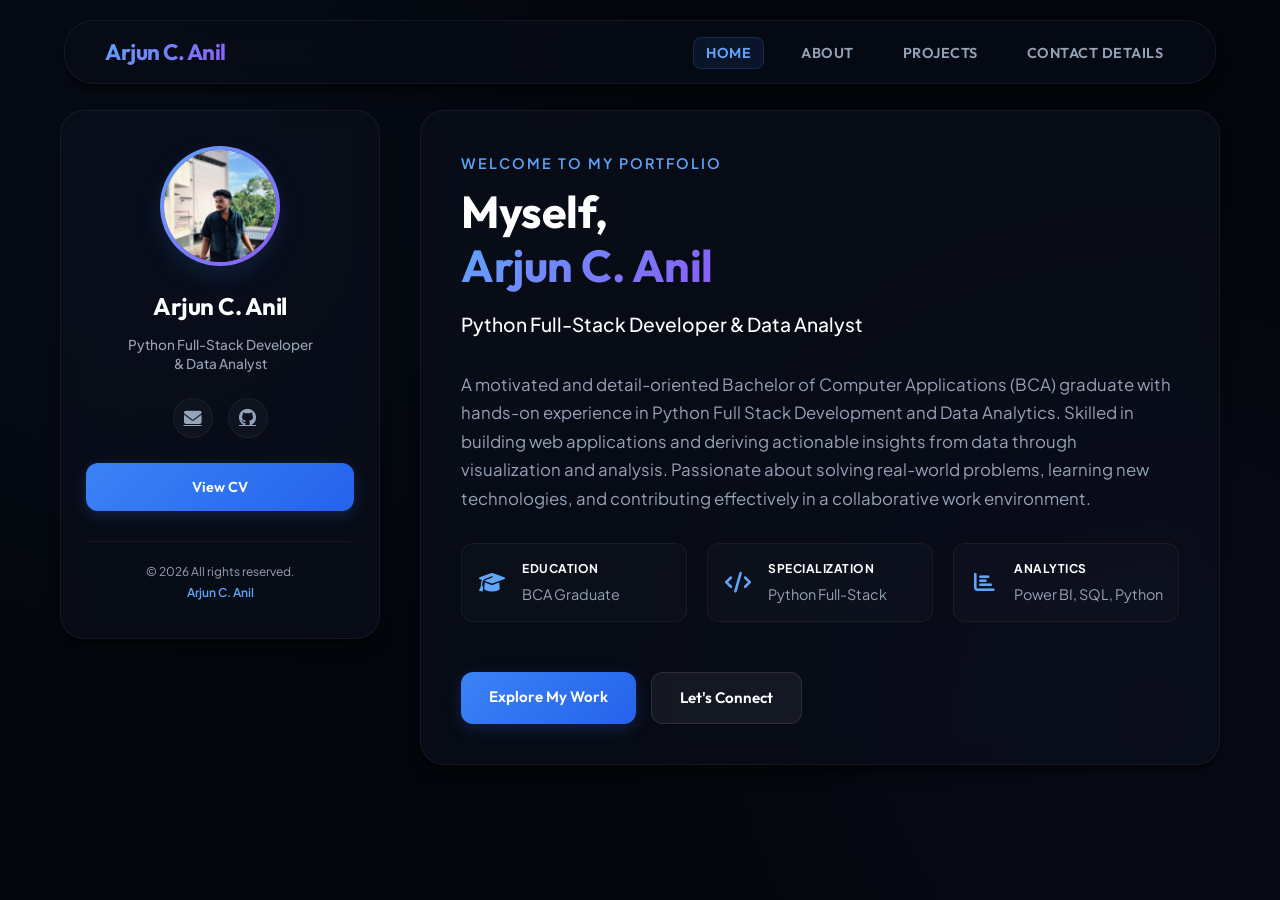
<file: index.html>
<!DOCTYPE html>
<html lang="en">

<head>
  <meta charset="UTF-8">
  <meta name="viewport" content="width=device-width, initial-scale=1.0">
  <title>Arjun C. Anil | Python Full-Stack Developer & Data Analyst</title>
  <meta name="description" content="Professional portfolio of Arjun C. Anil, a Python Full-Stack Developer and Data Analyst specializing in Django, Power BI, and SQL.">
  <meta name="keywords" content="Python, Django, Full-Stack, Data Analyst, Power BI, SQL, Portfolio, Arjun C Anil">
  <link rel="stylesheet" href="css/style.css">
  <!-- Font Awesome for Icons -->
  <link rel="stylesheet" href="https://cdnjs.cloudflare.com/ajax/libs/font-awesome/6.5.0/css/all.min.css" />
</head>

<body>

  <!-- Navigation Bar -->
  <nav>
    <div class="logo">Arjun C. Anil</div>
    <ul>
      <li><a href="index.html" class="active">HOME</a></li>
      <li><a href="about.html">ABOUT</a></li>
      <li><a href="projects.html">PROJECTS</a></li>
      <li><a href="contact.html">CONTACT DETAILS</a></li>
    </ul>
  </nav>

  <!-- Main Profile Container -->
  <div class="container">
    <!-- LEFT PROFILE CARD SECTION -->
    <div class="left">
      <img src="image/profile.jpg" alt="Arjun C. Anil Profile Picture" class="profile-img">
      <h1>Arjun C. Anil</h1>
      <h3>Python Full-Stack Developer<br>& Data Analyst</h3>

      <div class="social-icons">
        <a href="mailto:arjuncanil2@gmail.com" title="Email"><i class="fas fa-envelope"></i></a>
        <a href="https://github.com/arjun906130" target="_blank" title="GitHub"><i class="fab fa-github"></i></a>
      </div>

      <a href="arjun-resume.pdf" class="cv-btn" download>View CV</a>

      <footer>
        © 2026 All rights reserved. <br><span>Arjun C. Anil</span>
      </footer>
    </div>

    <!-- RIGHT SECTION -->
    <div class="right">
      <div>
        <p
          style="text-transform: uppercase; letter-spacing: 2px; color: var(--accent-color); font-weight: 600; font-size: 0.9rem; margin-bottom: 10px;">
          Welcome to my Portfolio</p>
        <h1>Myself,<br><span>Arjun C. Anil</span></h1>
        <p style="font-size: 1.2rem; color: #fff; margin-top: 15px; font-weight: 500;">
          Python Full-Stack Developer & Data Analyst
        </p>
      </div>

      <p>
        A motivated and detail-oriented Bachelor of Computer Applications (BCA) graduate with hands-on experience in
        Python Full Stack Development and Data Analytics. Skilled in building web applications and deriving actionable
        insights from data through visualization and analysis. Passionate about solving real-world problems, learning
        new technologies, and contributing effectively in a collaborative work environment.
      </p>

      <div class="info-grid">
        <div class="info-item">
          <i class="fas fa-graduation-cap"></i>
          <div>
            <p><strong>Education</strong>BCA Graduate</p>
          </div>
        </div>
        <div class="info-item">
          <i class="fas fa-code"></i>
          <div>
            <p><strong>Specialization</strong>Python Full-Stack</p>
          </div>
        </div>
        <div class="info-item">
          <i class="fas fa-chart-bar"></i>
          <div>
            <p><strong>Analytics</strong>Power BI, SQL, Python</p>
          </div>
        </div>
      </div>

      <div class="btn-group">
        <a href="projects.html" class="btn-primary">Explore My Work</a>
        <a href="contact.html" class="btn-secondary">Let's Connect</a>
      </div>
    </div>
  </div>
  <script src="js/script.js"></script>
</body>

</html>
</file>
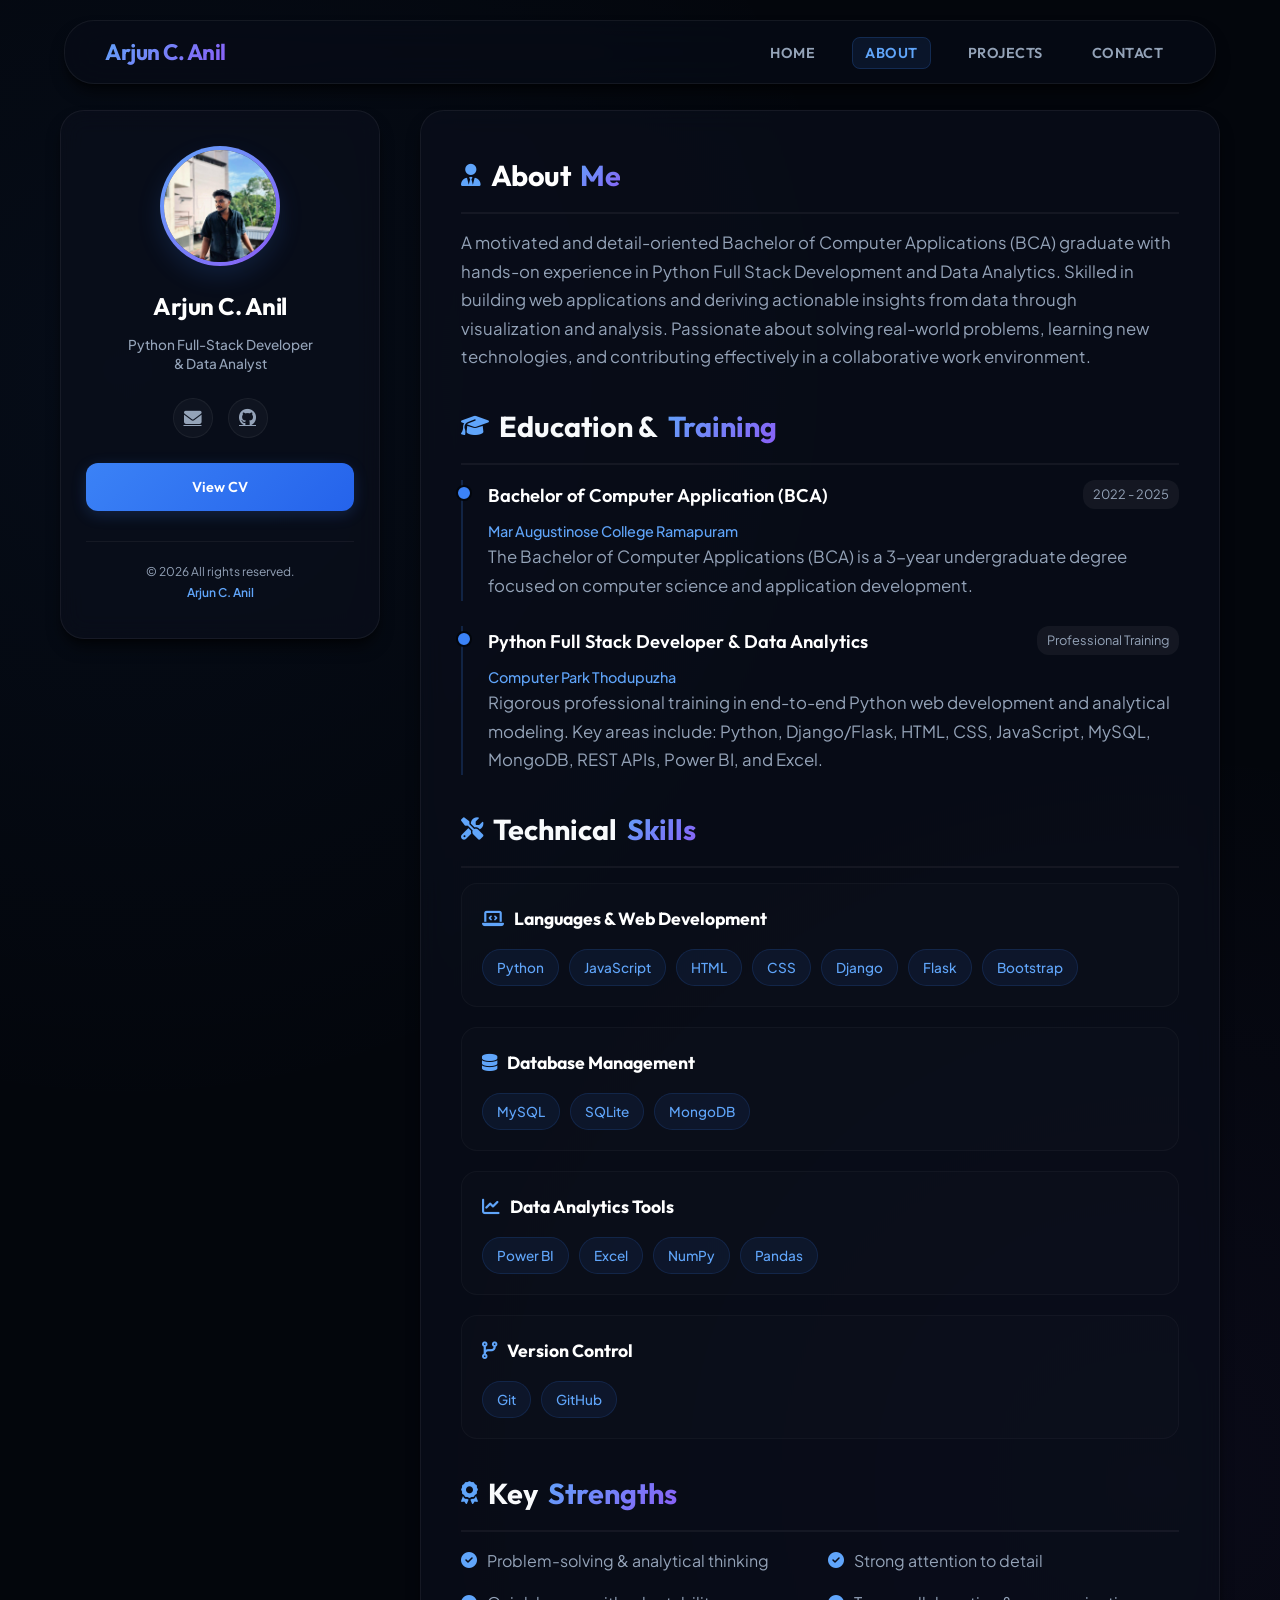
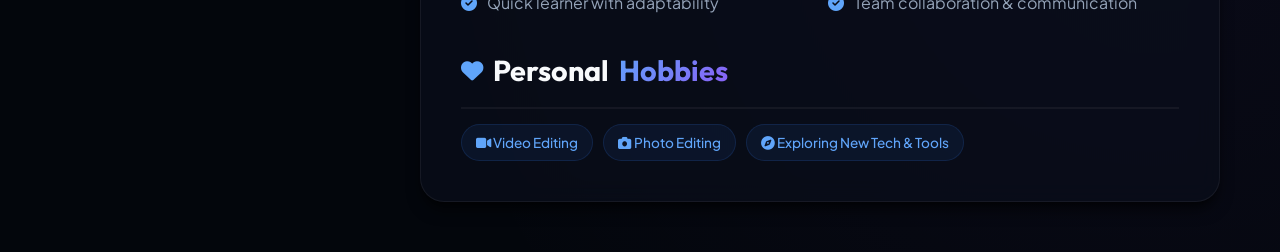
<file: about.html>
<!DOCTYPE html>
<html lang="en">
<head>
  <meta charset="UTF-8">
  <meta name="viewport" content="width=device-width, initial-scale=1.0">
  <title>About Me | Arjun C. Anil</title>
  <link rel="stylesheet" href="css/style.css">
  <!-- Font Awesome for icons -->
  <link rel="stylesheet" href="https://cdnjs.cloudflare.com/ajax/libs/font-awesome/6.5.0/css/all.min.css">
</head>
<body>

  <!-- Navigation Bar -->
  <nav>
    <div class="logo">Arjun C. Anil</div>
    <ul>
      <li><a href="index.html">HOME</a></li>
      <li><a href="about.html" class="active">ABOUT</a></li>
      <li><a href="projects.html">PROJECTS</a></li>
      <li><a href="contact.html">CONTACT</a></li>
    </ul>
  </nav>

  <!-- Main Profile Container -->
  <div class="container">
    <!-- LEFT PROFILE CARD SECTION -->
    <div class="left">
      <img src="image/profile.jpg" alt="Arjun C. Anil Profile Picture" class="profile-img">
      <h1>Arjun C. Anil</h1>
      <h3>Python Full-Stack Developer<br>& Data Analyst</h3>

      <div class="social-icons">
        <a href="mailto:arjuncanil2@gmail.com" title="Email"><i class="fas fa-envelope"></i></a>
        <a href="https://github.com/arjun906130" target="_blank" title="GitHub"><i class="fab fa-github"></i></a>
      </div>

      <a href="arjun-resume.pdf" class="cv-btn" download>View CV</a>

      <footer>
        © 2026 All rights reserved. <br><span>Arjun C. Anil</span>
      </footer>
    </div>

    <!-- RIGHT SECTION -->
    <div class="about-right">
      <!-- About Me Description -->
      <div>
        <h1 class="section-title"><i class="fas fa-user-tie"></i> About <span>Me</span></h1>
        <p>
          A motivated and detail-oriented Bachelor of Computer Applications (BCA) graduate with hands-on experience in Python Full Stack Development and Data Analytics. Skilled in building web applications and deriving actionable insights from data through visualization and analysis. Passionate about solving real-world problems, learning new technologies, and contributing effectively in a collaborative work environment.
        </p>
      </div>

      <!-- Education & Training Timeline -->
      <div>
        <h2 class="section-title"><i class="fas fa-graduation-cap"></i> Education & <span>Training</span></h2>
        <div class="timeline">
          <div class="timeline-item">
            <div class="timeline-header">
              <span class="timeline-title">Bachelor of Computer Application (BCA)</span>
              <span class="timeline-date">2022 - 2025</span>
            </div>
            <div class="timeline-org">Mar Augustinose College Ramapuram</div>
            <p class="timeline-desc">
              The Bachelor of Computer Applications (BCA) is a 3-year undergraduate degree focused on computer science and application development.
            </p>
          </div>
          
          <div class="timeline-item">
            <div class="timeline-header">
              <span class="timeline-title">Python Full Stack Developer & Data Analytics</span>
              <span class="timeline-date">Professional Training</span>
            </div>
            <div class="timeline-org">Computer Park Thodupuzha</div>
            <p class="timeline-desc">
              Rigorous professional training in end-to-end Python web development and analytical modeling. 
              Key areas include: Python, Django/Flask, HTML, CSS, JavaScript, MySQL, MongoDB, REST APIs, Power BI, and Excel.
            </p>
          </div>
        </div>
      </div>

      <!-- Technical Skills Section -->
      <div>
        <h2 class="section-title"><i class="fas fa-tools"></i> Technical <span>Skills</span></h2>
        <div class="skills-container">
          <div class="skill-category">
            <h3><i class="fas fa-laptop-code"></i> Languages & Web Development</h3>
            <div class="tags">
              <span class="tag">Python</span>
              <span class="tag">JavaScript</span>
              <span class="tag">HTML</span>
              <span class="tag">CSS</span>
              <span class="tag">Django</span>
              <span class="tag">Flask</span>
              <span class="tag">Bootstrap</span>
            </div>
          </div>
          
          <div class="skill-category">
            <h3><i class="fas fa-database"></i> Database Management</h3>
            <div class="tags">
              <span class="tag">MySQL</span>
              <span class="tag">SQLite</span>
              <span class="tag">MongoDB</span>
            </div>
          </div>

          <div class="skill-category">
            <h3><i class="fas fa-chart-line"></i> Data Analytics Tools</h3>
            <div class="tags">
              <span class="tag">Power BI</span>
              <span class="tag">Excel</span>
              <span class="tag">NumPy</span>
              <span class="tag">Pandas</span>
            </div>
          </div>

          <div class="skill-category">
            <h3><i class="fas fa-code-branch"></i> Version Control</h3>
            <div class="tags">
              <span class="tag">Git</span>
              <span class="tag">GitHub</span>
            </div>
          </div>
        </div>
      </div>

      <!-- Key Strengths Section -->
      <div>
        <h2 class="section-title"><i class="fas fa-award"></i> Key <span>Strengths</span></h2>
        <ul style="list-style: none; padding: 0; display: grid; grid-template-columns: repeat(auto-fit, minmax(240px, 1fr)); gap: 15px;">
          <li style="display: flex; align-items: center; gap: 10px; color: var(--text-secondary);"><i class="fas fa-check-circle" style="color: var(--accent-color);"></i> Problem-solving & analytical thinking</li>
          <li style="display: flex; align-items: center; gap: 10px; color: var(--text-secondary);"><i class="fas fa-check-circle" style="color: var(--accent-color);"></i> Strong attention to detail</li>
          <li style="display: flex; align-items: center; gap: 10px; color: var(--text-secondary);"><i class="fas fa-check-circle" style="color: var(--accent-color);"></i> Quick learner with adaptability</li>
          <li style="display: flex; align-items: center; gap: 10px; color: var(--text-secondary);"><i class="fas fa-check-circle" style="color: var(--accent-color);"></i> Team collaboration & communication</li>
        </ul>
      </div>

      <!-- Hobbies Section -->
      <div>
        <h2 class="section-title"><i class="fas fa-heart"></i> Personal <span>Hobbies</span></h2>
        <div class="tags">
          <span class="tag"><i class="fas fa-video"></i> Video Editing</span>
          <span class="tag"><i class="fas fa-camera"></i> Photo Editing</span>
          <span class="tag"><i class="fas fa-compass"></i> Exploring New Tech & Tools</span>
        </div>
      </div>
    </div>
  </div>
  <script src="js/script.js"></script>
</body>
</html>
</file>
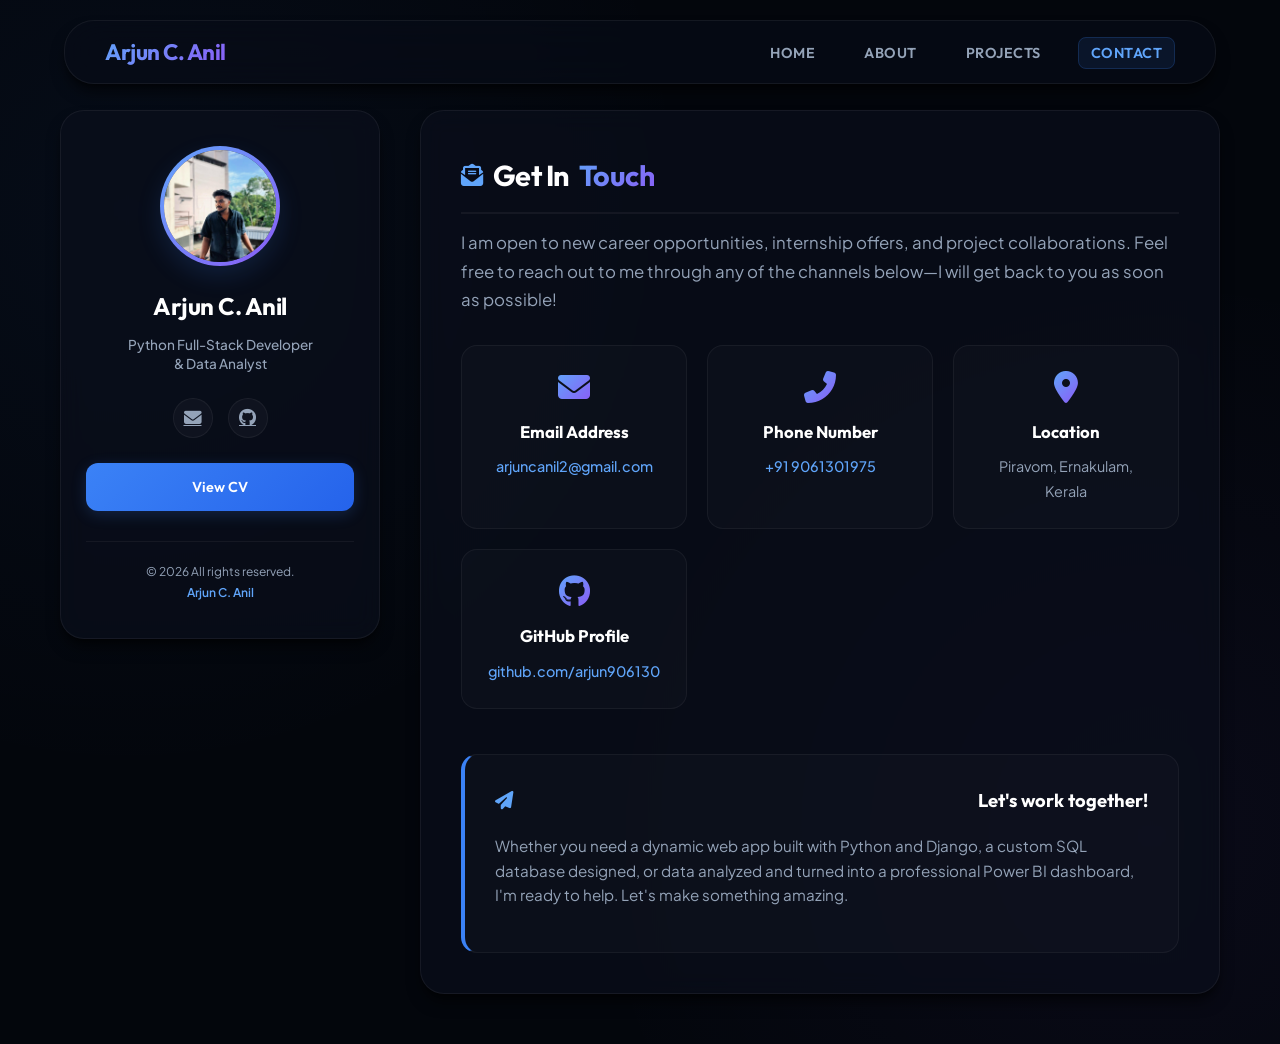
<file: contact.html>
<!DOCTYPE html>
<html lang="en">
<head>
  <meta charset="UTF-8">
  <meta name="viewport" content="width=device-width, initial-scale=1.0">
  <title>Contact Me | Arjun C. Anil</title>
  <link rel="stylesheet" href="css/style.css">
  <!-- Font Awesome for icons -->
  <link rel="stylesheet" href="https://cdnjs.cloudflare.com/ajax/libs/font-awesome/6.5.0/css/all.min.css">
</head>
<body>

  <!-- Navigation Bar -->
  <nav>
    <div class="logo">Arjun C. Anil</div>
    <ul>
      <li><a href="index.html">HOME</a></li>
      <li><a href="about.html">ABOUT</a></li>
      <li><a href="projects.html">PROJECTS</a></li>
      <li><a href="contact.html" class="active">CONTACT</a></li>
    </ul>
  </nav>

  <!-- Main Profile Container -->
  <div class="container">
    <!-- LEFT PROFILE CARD SECTION -->
    <div class="left">
      <img src="image/profile.jpg" alt="Arjun C. Anil Profile Picture" class="profile-img">
      <h1>Arjun C. Anil</h1>
      <h3>Python Full-Stack Developer<br>& Data Analyst</h3>

      <div class="social-icons">
        <a href="mailto:arjuncanil2@gmail.com" title="Email"><i class="fas fa-envelope"></i></a>
        <a href="https://github.com/arjun906130" target="_blank" title="GitHub"><i class="fab fa-github"></i></a>
      </div>

      <a href="arjun-resume.pdf" class="cv-btn" download>View CV</a>

      <footer>
        © 2026 All rights reserved. <br><span>Arjun C. Anil</span>
      </footer>
    </div>

    <!-- RIGHT CONTENT SECTION -->
    <div class="about-right">
      <div>
        <h1 class="section-title"><i class="fas fa-envelope-open-text"></i> Get In <span>Touch</span></h1>
        <p>
          I am open to new career opportunities, internship offers, and project collaborations. 
          Feel free to reach out to me through any of the channels below—I will get back to you as soon as possible!
        </p>
      </div>

      <!-- Modern Contact Info Grid -->
      <div class="contact-card-modern">
        
        <!-- Email Card -->
        <div class="contact-item-modern">
          <i class="fas fa-envelope"></i>
          <h4>Email Address</h4>
          <p><a href="mailto:arjuncanil2@gmail.com">arjuncanil2@gmail.com</a></p>
        </div>

        <!-- Phone Card -->
        <div class="contact-item-modern">
          <i class="fas fa-phone-alt"></i>
          <h4>Phone Number</h4>
          <p><a href="tel:+919061301975">+91 9061301975</a></p>
        </div>

        <!-- Address Card -->
        <div class="contact-item-modern">
          <i class="fas fa-map-marker-alt"></i>
          <h4>Location</h4>
          <p>Piravom, Ernakulam, Kerala</p>
        </div>

        <!-- GitHub Card -->
        <div class="contact-item-modern">
          <i class="fab fa-github"></i>
          <h4>GitHub Profile</h4>
          <p><a href="https://github.com/arjun906130" target="_blank">github.com/arjun906130</a></p>
        </div>

      </div>

      <!-- Call to action card -->
      <div class="project-card" style="margin-top: 15px; border-left: 4px solid var(--primary-color);">
        <h3 style="font-size: 1.15rem;"><i class="fas fa-paper-plane" style="color: var(--accent-color); margin-right: 10px;"></i> Let's work together!</h3>
        <p style="margin-top: 8px; font-size: 0.95rem; line-height: 1.6;">
          Whether you need a dynamic web app built with Python and Django, a custom SQL database designed, or data analyzed and turned into a professional Power BI dashboard, I'm ready to help. Let's make something amazing.
        </p>
      </div>

    </div>
  </div>
  <script src="js/script.js"></script>
</body>
</html>
</file>
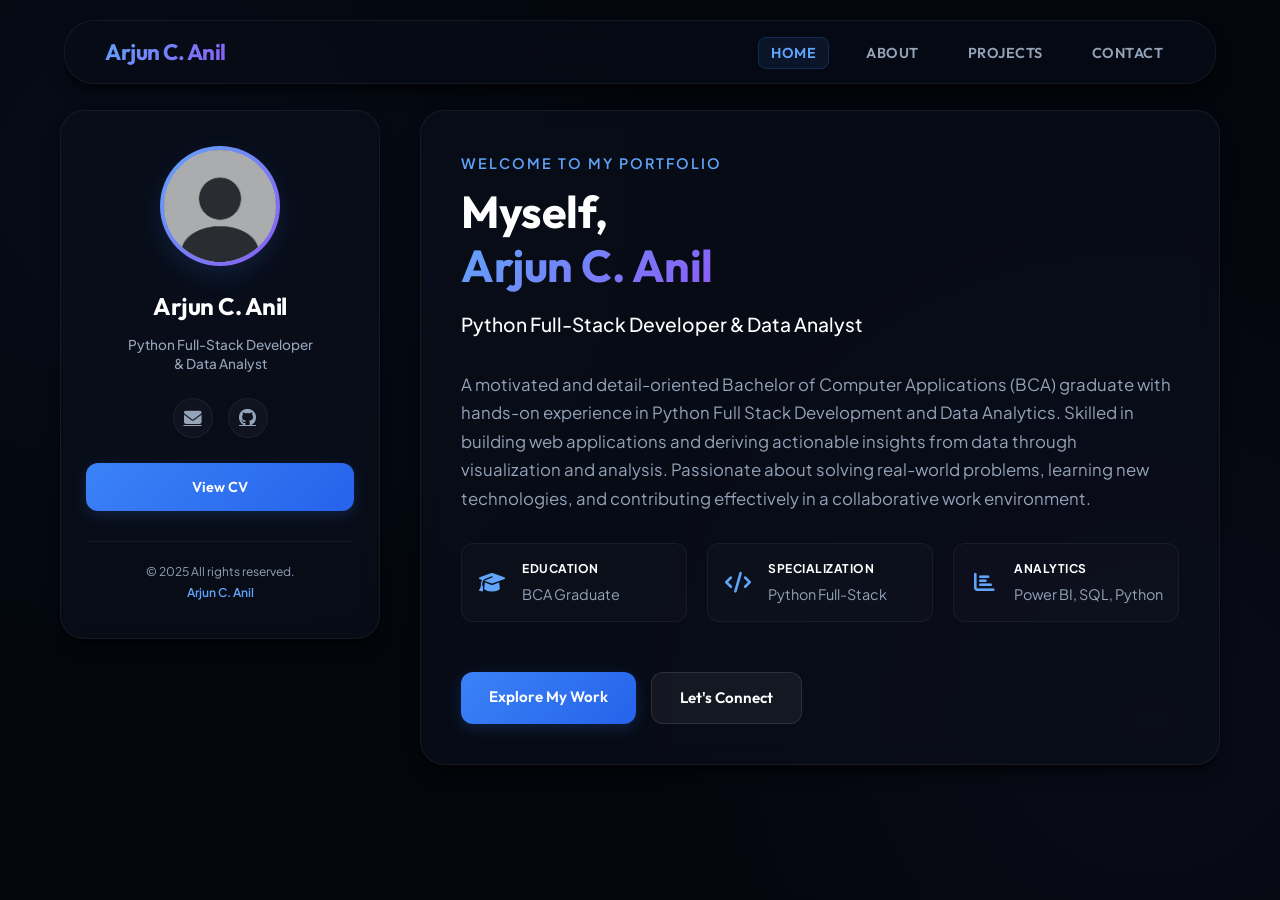
<file: home.html>
<!DOCTYPE html>
<html lang="en">
<head>
  <meta charset="UTF-8">
  <meta name="viewport" content="width=device-width, initial-scale=1.0">
  <title>Arjun C. Anil | Portfolio</title>
  <link rel="stylesheet" href="css/style.css">
  <!-- Font Awesome for Icons -->
  <link
    rel="stylesheet"
    href="https://cdnjs.cloudflare.com/ajax/libs/font-awesome/6.5.0/css/all.min.css"
  />
</head>
<body>

  <!-- Navigation Bar -->
  <nav>
    <div class="logo">Arjun C. Anil</div>
    <ul>
      <li><a href="home.html" class="active">HOME</a></li>
      <li><a href="about.html">ABOUT</a></li>
      <li><a href="projects.html">PROJECTS</a></li>
      <li><a href="contact.html">CONTACT</a></li>
    </ul>
  </nav>

  <!-- Main Profile Container -->
  <div class="container">
    <!-- LEFT PROFILE CARD SECTION -->
    <div class="left">
      <img src="image/profileicon.webp" alt="Arjun C. Anil Profile Picture" class="profile-img">
      <h1>Arjun C. Anil</h1>
      <h3>Python Full-Stack Developer<br>& Data Analyst</h3>

      <div class="social-icons">
        <a href="mailto:arjuncanil2@gmail.com" title="Email"><i class="fas fa-envelope"></i></a>
        <a href="https://github.com/arjun906130" target="_blank" title="GitHub"><i class="fab fa-github"></i></a>
      </div>

      <a href="arjun-resume.pdf" class="cv-btn" download>View CV</a>
      
      <footer>
        © 2025 All rights reserved. <br><span>Arjun C. Anil</span>
      </footer>
    </div>

    <!-- RIGHT SECTION -->
    <div class="right">
      <div>
        <p style="text-transform: uppercase; letter-spacing: 2px; color: var(--accent-color); font-weight: 600; font-size: 0.9rem; margin-bottom: 10px;">Welcome to my Portfolio</p>
        <h1>Myself,<br><span>Arjun C. Anil</span></h1>
        <p style="font-size: 1.2rem; color: #fff; margin-top: 15px; font-weight: 500;">
          Python Full-Stack Developer & Data Analyst
        </p>
      </div>
      
      <p>
        A motivated and detail-oriented Bachelor of Computer Applications (BCA) graduate with hands-on experience in Python Full Stack Development and Data Analytics. Skilled in building web applications and deriving actionable insights from data through visualization and analysis. Passionate about solving real-world problems, learning new technologies, and contributing effectively in a collaborative work environment.
      </p>

      <div class="info-grid">
        <div class="info-item">
          <i class="fas fa-graduation-cap"></i>
          <div>
            <p><strong>Education</strong>BCA Graduate</p>
          </div>
        </div>
        <div class="info-item">
          <i class="fas fa-code"></i>
          <div>
            <p><strong>Specialization</strong>Python Full-Stack</p>
          </div>
        </div>
        <div class="info-item">
          <i class="fas fa-chart-bar"></i>
          <div>
            <p><strong>Analytics</strong>Power BI, SQL, Python</p>
          </div>
        </div>
      </div>

      <div class="btn-group">
        <a href="projects.html" class="btn-primary">Explore My Work</a>
        <a href="contact.html" class="btn-secondary">Let's Connect</a>
      </div>
    </div>
  </div>

</body>
</html>
</file>
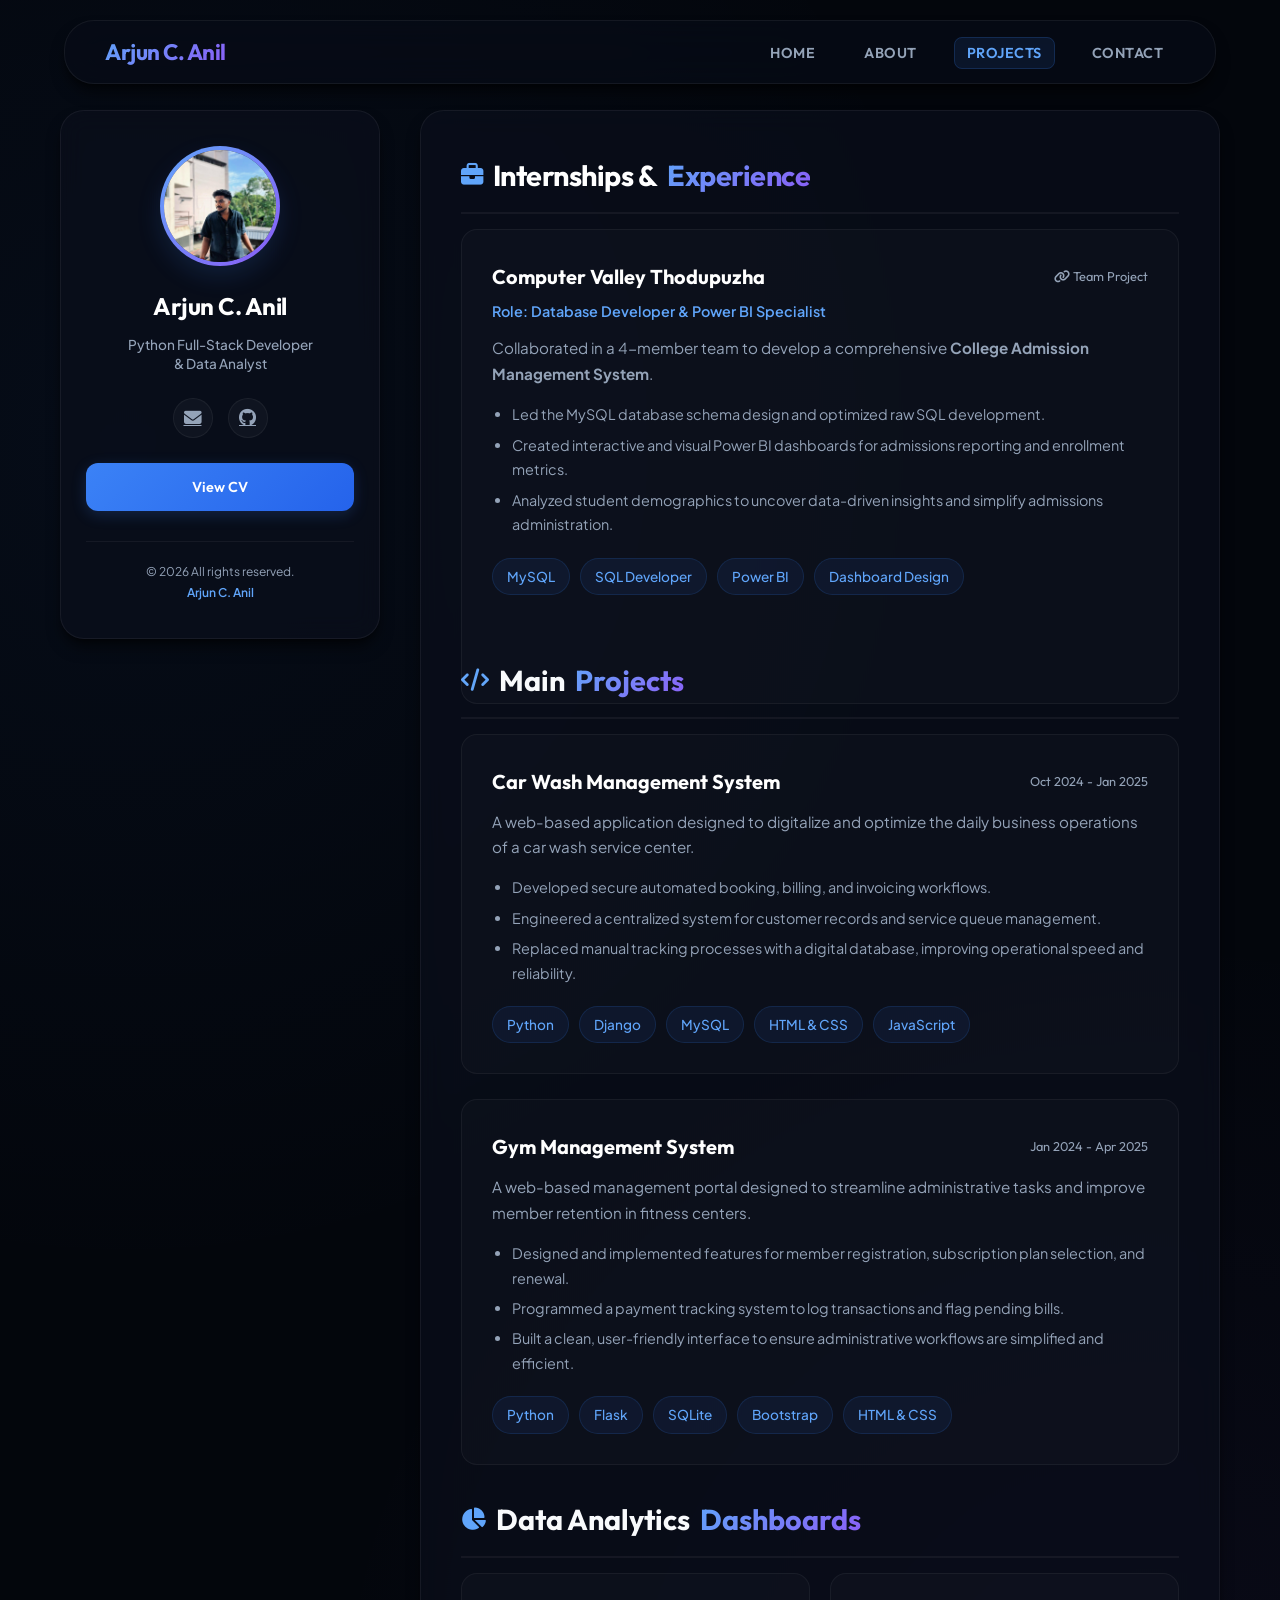
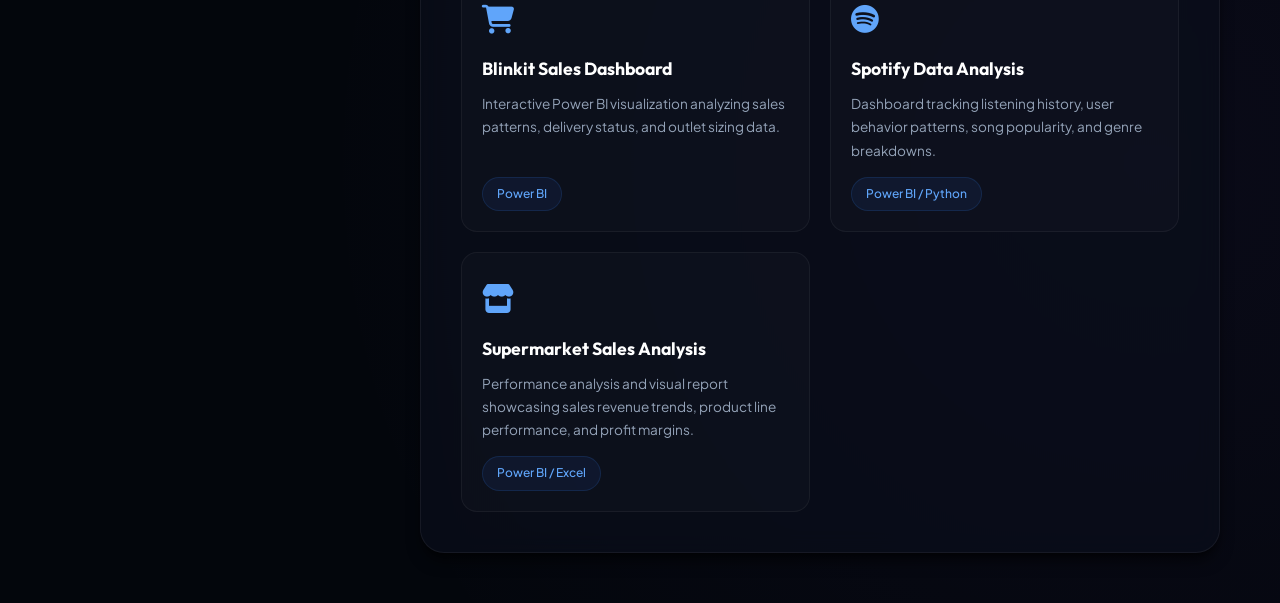
<file: projects.html>
<!DOCTYPE html>
<html lang="en">
<head>
  <meta charset="UTF-8">
  <meta name="viewport" content="width=device-width, initial-scale=1.0">
  <title>Projects | Arjun C. Anil</title>
  <link rel="stylesheet" href="css/style.css">
  <!-- Font Awesome for icons -->
  <link rel="stylesheet" href="https://cdnjs.cloudflare.com/ajax/libs/font-awesome/6.5.0/css/all.min.css">
</head>
<body>

  <!-- Navigation Bar -->
  <nav>
    <div class="logo">Arjun C. Anil</div>
    <ul>
      <li><a href="index.html">HOME</a></li>
      <li><a href="about.html">ABOUT</a></li>
      <li><a href="projects.html" class="active">PROJECTS</a></li>
      <li><a href="contact.html">CONTACT</a></li>
    </ul>
  </nav>

  <!-- Main Profile Container -->
  <div class="container">
    <!-- LEFT PROFILE CARD SECTION -->
    <div class="left">
      <img src="image/profile.jpg" alt="Arjun C. Anil Profile Picture" class="profile-img">
      <h1>Arjun C. Anil</h1>
      <h3>Python Full-Stack Developer<br>& Data Analyst</h3>

      <div class="social-icons">
        <a href="mailto:arjuncanil2@gmail.com" title="Email"><i class="fas fa-envelope"></i></a>
        <a href="https://github.com/arjun906130" target="_blank" title="GitHub"><i class="fab fa-github"></i></a>
      </div>

      <a href="arjun-resume.pdf" class="cv-btn" download>View CV</a>

      <footer>
        © 2026 All rights reserved. <br><span>Arjun C. Anil</span>
      </footer>
    </div>

    <!-- RIGHT SECTION -->
    <div class="about-right">
      <!-- Internship Section -->
      <div>
        <h1 class="section-title"><i class="fas fa-briefcase"></i> Internships & <span>Experience</span></h1>
        <div class="project-card">
          <h3>Computer Valley Thodupuzha <span class="date"><i class="fas fa-link"></i> Team Project</span></h3>
          <p style="color: var(--accent-color); font-weight: 600; font-size: 0.9rem; margin-top: -5px; margin-bottom: 12px;">Role: Database Developer & Power BI Specialist</p>
          <p>
            Collaborated in a 4-member team to develop a comprehensive <strong>College Admission Management System</strong>. 
          </p>
          <ul>
            <li>Led the MySQL database schema design and optimized raw SQL development.</li>
            <li>Created interactive and visual Power BI dashboards for admissions reporting and enrollment metrics.</li>
            <li>Analyzed student demographics to uncover data-driven insights and simplify admissions administration.</li>
          </ul>
          <div class="tags">
            <span class="tag">MySQL</span>
            <span class="tag">SQL Developer</span>
            <span class="tag">Power BI</span>
            <span class="tag">Dashboard Design</span>
          </div>
        </div>
      </div>

      <!-- Main Software Development Projects -->
      <div>
        <h2 class="section-title"><i class="fas fa-code"></i> Main <span>Projects</span></h2>
        <div class="projects-grid">
          
          <!-- Project 1 -->
          <div class="project-card">
            <h3>Car Wash Management System <span class="date">Oct 2024 - Jan 2025</span></h3>
            <p>A web-based application designed to digitalize and optimize the daily business operations of a car wash service center.</p>
            <ul>
              <li>Developed secure automated booking, billing, and invoicing workflows.</li>
              <li>Engineered a centralized system for customer records and service queue management.</li>
              <li>Replaced manual tracking processes with a digital database, improving operational speed and reliability.</li>
            </ul>
            <div class="tags">
              <span class="tag">Python</span>
              <span class="tag">Django</span>
              <span class="tag">MySQL</span>
              <span class="tag">HTML & CSS</span>
              <span class="tag">JavaScript</span>
            </div>
          </div>

          <!-- Project 2 -->
          <div class="project-card">
            <h3>Gym Management System <span class="date">Jan 2024 - Apr 2025</span></h3>
            <p>A web-based management portal designed to streamline administrative tasks and improve member retention in fitness centers.</p>
            <ul>
              <li>Designed and implemented features for member registration, subscription plan selection, and renewal.</li>
              <li>Programmed a payment tracking system to log transactions and flag pending bills.</li>
              <li>Built a clean, user-friendly interface to ensure administrative workflows are simplified and efficient.</li>
            </ul>
            <div class="tags">
              <span class="tag">Python</span>
              <span class="tag">Flask</span>
              <span class="tag">SQLite</span>
              <span class="tag">Bootstrap</span>
              <span class="tag">HTML & CSS</span>
            </div>
          </div>

        </div>
      </div>

      <!-- Data Analytics Dashboards -->
      <div>
        <h2 class="section-title"><i class="fas fa-chart-pie"></i> Data Analytics <span>Dashboards</span></h2>
        <div class="projects-grid" style="grid-template-columns: repeat(auto-fit, minmax(240px, 1fr)); gap: 20px;">
          
          <div class="project-card" style="padding: 20px; display: flex; flex-direction: column; justify-content: space-between; height: 100%;">
            <div>
              <div style="font-size: 1.8rem; color: var(--accent-color); margin-bottom: 12px;"><i class="fas fa-shopping-cart"></i></div>
              <h3 style="font-size: 1.1rem; margin-bottom: 8px;">Blinkit Sales Dashboard</h3>
              <p style="font-size: 0.85rem; margin-bottom: 15px;">Interactive Power BI visualization analyzing sales patterns, delivery status, and outlet sizing data.</p>
            </div>
            <span class="tag" style="width: fit-content; font-size: 0.75rem;">Power BI</span>
          </div>

          <div class="project-card" style="padding: 20px; display: flex; flex-direction: column; justify-content: space-between; height: 100%;">
            <div>
              <div style="font-size: 1.8rem; color: var(--accent-color); margin-bottom: 12px;"><i class="fab fa-spotify"></i></div>
              <h3 style="font-size: 1.1rem; margin-bottom: 8px;">Spotify Data Analysis</h3>
              <p style="font-size: 0.85rem; margin-bottom: 15px;">Dashboard tracking listening history, user behavior patterns, song popularity, and genre breakdowns.</p>
            </div>
            <span class="tag" style="width: fit-content; font-size: 0.75rem;">Power BI / Python</span>
          </div>

          <div class="project-card" style="padding: 20px; display: flex; flex-direction: column; justify-content: space-between; height: 100%;">
            <div>
              <div style="font-size: 1.8rem; color: var(--accent-color); margin-bottom: 12px;"><i class="fas fa-store"></i></div>
              <h3 style="font-size: 1.1rem; margin-bottom: 8px;">Supermarket Sales Analysis</h3>
              <p style="font-size: 0.85rem; margin-bottom: 15px;">Performance analysis and visual report showcasing sales revenue trends, product line performance, and profit margins.</p>
            </div>
            <span class="tag" style="width: fit-content; font-size: 0.75rem;">Power BI / Excel</span>
          </div>

        </div>
      </div>
    </div>
  </div>
  <script src="js/script.js"></script>
</body>
</html>
</file>
<file: css/style.css>
@import url('https://fonts.googleapis.com/css2?family=Outfit:wght@300;400;500;600;700;800&family=Plus+Jakarta+Sans:wght@300;400;500;600;700&display=swap');

:root {
  --bg-color: #03060c;
  --card-bg: rgba(10, 15, 28, 0.7);
  --border-color: rgba(255, 255, 255, 0.06);
  --primary-color: #3b82f6;
  --primary-gradient: linear-gradient(135deg, #3b82f6 0%, #2563eb 100%);
  --accent-gradient: linear-gradient(135deg, #60a5fa 0%, #8b5cf6 100%);
  --text-primary: #f8fafc;
  --text-secondary: #94a3b8;
  --accent-color: #60a5fa;
  --shadow-sm: 0 4px 6px -1px rgba(0, 0, 0, 0.5), 0 2px 4px -2px rgba(0, 0, 0, 0.5);
  --shadow-md: 0 10px 15px -3px rgba(0, 0, 0, 0.6), 0 4px 6px -4px rgba(0, 0, 0, 0.6);
  --shadow-lg: 0 20px 25px -5px rgba(0, 0, 0, 0.7), 0 8px 10px -6px rgba(0, 0, 0, 0.7);
  --font-heading: 'Outfit', sans-serif;
  --font-body: 'Plus Jakarta Sans', sans-serif;
}

/* Global Reset */
* {
  margin: 0;
  padding: 0;
  box-sizing: border-box;
}

/* Custom Text Selection Highlight */
::selection {
  background: rgba(96, 165, 250, 0.25);
  color: var(--accent-color);
}

html {
  scroll-behavior: smooth;
}

body {
  background-color: var(--bg-color);
  background-image: 
    radial-gradient(circle at 10% 20%, rgba(59, 130, 246, 0.05) 0%, transparent 40%),
    radial-gradient(circle at 90% 80%, rgba(139, 92, 246, 0.05) 0%, transparent 40%);
  color: var(--text-primary);
  font-family: var(--font-body);
  line-height: 1.7;
  min-height: 100vh;
  display: flex;
  flex-direction: column;
  position: relative;
}

body::before {
  content: "";
  position: fixed;
  top: 0;
  left: 0;
  width: 100%;
  height: 100%;
  background-image: url("https://www.transparenttextures.com/patterns/stardust.png");
  opacity: 0.03;
  pointer-events: none;
  z-index: 1;
}

/* Custom Scrollbar */
::-webkit-scrollbar {
  width: 6px;
}
::-webkit-scrollbar-track {
  background: var(--bg-color);
}
::-webkit-scrollbar-thumb {
  background: rgba(255, 255, 255, 0.15);
  border-radius: 10px;
}
::-webkit-scrollbar-thumb:hover {
  background: var(--accent-color);
}

/* Scroll Progress Bar */
.scroll-progress {
  position: fixed;
  top: 0;
  left: 0;
  width: 0%;
  height: 3px;
  background: var(--accent-gradient);
  z-index: 2000;
  transition: width 0.1s ease-out;
}

/* Back to Top Button */
.back-to-top {
  position: fixed;
  bottom: 30px;
  right: 30px;
  width: 45px;
  height: 45px;
  background: var(--primary-gradient);
  color: #fff;
  border-radius: 50%;
  display: flex;
  align-items: center;
  justify-content: center;
  font-size: 1.2rem;
  cursor: pointer;
  z-index: 999;
  opacity: 0;
  visibility: hidden;
  transition: all 0.3s cubic-bezier(0.4, 0, 0.2, 1);
  box-shadow: 0 10px 25px -5px rgba(59, 130, 246, 0.4);
  border: 1px solid rgba(255, 255, 255, 0.1);
}

.back-to-top.visible {
  opacity: 1;
  visibility: visible;
  transform: translateY(0);
}

.back-to-top:hover {
  transform: translateY(-5px);
  box-shadow: 0 15px 30px -5px rgba(59, 130, 246, 0.5);
  background: var(--accent-gradient);
}

/* 🔹 Navigation Bar */
nav {
  position: fixed;
  top: 20px;
  left: 50%;
  transform: translateX(-50%);
  width: 90%;
  max-width: 1200px;
  background: rgba(8, 12, 24, 0.7);
  backdrop-filter: blur(20px);
  -webkit-backdrop-filter: blur(20px);
  border: 1px solid var(--border-color);
  border-radius: 30px;
  padding: 12px 40px;
  display: flex;
  justify-content: space-between;
  align-items: center;
  z-index: 1000;
  box-shadow: var(--shadow-md);
  transition: all 0.4s cubic-bezier(0.4, 0, 0.2, 1);
}

nav:hover {
  border-color: rgba(96, 165, 250, 0.2);
  box-shadow: 0 10px 40px -10px rgba(59, 130, 246, 0.2);
}

nav .logo {
  font-family: var(--font-heading);
  font-size: 1.4rem;
  font-weight: 700;
  background: var(--accent-gradient);
  -webkit-background-clip: text;
  -webkit-text-fill-color: transparent;
  letter-spacing: -0.5px;
}

nav ul {
  list-style: none;
  display: flex;
  gap: 25px;
  align-items: center;
}

nav ul li a {
  color: var(--text-secondary);
  text-decoration: none;
  font-family: var(--font-heading);
  font-weight: 600;
  font-size: 0.9rem;
  letter-spacing: 0.5px;
  transition: all 0.3s ease;
  padding: 6px 12px;
  border-radius: 8px;
}

nav ul li a:hover,
nav ul li a.active {
  color: #fff;
  background: rgba(255, 255, 255, 0.05);
}

nav ul li a.active {
  background: rgba(59, 130, 246, 0.1);
  border: 1px solid rgba(59, 130, 246, 0.2);
  color: var(--accent-color);
}

/* 🔹 Main Layout */
.container {
  display: flex;
  gap: 40px;
  max-width: 1200px;
  margin: 110px auto 50px;
  padding: 0 20px;
  width: 100%;
}

/* Left Section - Profile Card */
.left {
  flex: 0 0 320px;
  background: var(--card-bg);
  backdrop-filter: blur(12px);
  -webkit-backdrop-filter: blur(12px);
  border: 1px solid var(--border-color);
  border-radius: 24px;
  padding: 35px 25px;
  display: flex;
  flex-direction: column;
  align-items: center;
  text-align: center;
  position: sticky;
  top: 110px;
  height: fit-content;
  box-shadow: var(--shadow-md);
  transition: all 0.4s cubic-bezier(0.4, 0, 0.2, 1);
}

.left:hover {
  transform: translateY(-5px);
  border-color: rgba(96, 165, 250, 0.2);
  box-shadow: 0 20px 50px -12px rgba(59, 130, 246, 0.15);
}

.profile-img {
  width: 120px;
  height: 120px;
  border-radius: 50%;
  object-fit: cover;
  border: 4px solid transparent;
  background: linear-gradient(var(--card-bg), var(--card-bg)) padding-box,
              var(--accent-gradient) border-box;
  margin-bottom: 20px;
  box-shadow: 0 10px 25px rgba(59, 130, 246, 0.15);
  transition: transform 0.4s cubic-bezier(0.175, 0.885, 0.32, 1.275), box-shadow 0.4s ease;
  animation: profilePulse 4s ease-in-out infinite;
}

@keyframes profilePulse {
  0% { box-shadow: 0 0 0 0 rgba(59, 130, 246, 0.4); }
  70% { box-shadow: 0 0 0 15px rgba(59, 130, 246, 0); }
  100% { box-shadow: 0 0 0 0 rgba(59, 130, 246, 0); }
}

.profile-img:hover {
  transform: scale(1.08) rotate(2deg);
  box-shadow: 0 15px 30px rgba(59, 130, 246, 0.35);
}

.left h1 {
  font-family: var(--font-heading);
  font-size: 1.5rem;
  font-weight: 700;
  margin-bottom: 8px;
  color: #fff;
}

.left h3 {
  color: var(--text-secondary);
  font-size: 0.85rem;
  font-weight: 500;
  line-height: 1.4;
  margin-bottom: 25px;
}

/* Social Icons */
.social-icons {
  display: flex;
  gap: 15px;
  margin-bottom: 25px;
}

.social-icons a {
  width: 40px;
  height: 40px;
  border-radius: 50%;
  background: rgba(255, 255, 255, 0.03);
  border: 1px solid rgba(255, 255, 255, 0.05);
  display: flex;
  align-items: center;
  justify-content: center;
  color: var(--text-secondary);
  font-size: 1.1rem;
  transition: all 0.3s ease;
}

.social-icons a:hover {
  color: #fff;
  background: var(--primary-gradient);
  border-color: transparent;
  transform: translateY(-5px) scale(1.1);
  box-shadow: 0 10px 25px rgba(59, 130, 246, 0.4);
}

/* CV Button */
.cv-btn {
  width: 100%;
  padding: 12px;
  border-radius: 12px;
  background: var(--primary-gradient);
  color: #fff;
  font-family: var(--font-heading);
  font-weight: 600;
  font-size: 0.9rem;
  text-decoration: none;
  display: inline-block;
  transition: all 0.3s ease;
  box-shadow: 0 4px 15px rgba(59, 130, 246, 0.2);
}

.cv-btn:hover {
  transform: translateY(-2px);
  box-shadow: 0 8px 20px rgba(59, 130, 246, 0.4);
}

footer {
  margin-top: 30px;
  font-size: 0.75rem;
  color: var(--text-secondary);
  border-top: 1px solid rgba(255, 255, 255, 0.05);
  padding-top: 20px;
  width: 100%;
}

footer span {
  color: var(--accent-color);
  font-weight: 600;
}

/* Right Section Content */
.right, .about-right {
  flex: 1;
  background: var(--card-bg);
  backdrop-filter: blur(12px);
  -webkit-backdrop-filter: blur(12px);
  border: 1px solid var(--border-color);
  border-radius: 24px;
  padding: 40px;
  box-shadow: var(--shadow-md);
  display: flex;
  flex-direction: column;
  gap: 30px;
  transition: all 0.4s cubic-bezier(0.4, 0, 0.2, 1);
}

.right:hover, .about-right:hover {
  border-color: rgba(96, 165, 250, 0.15);
  box-shadow: 0 20px 50px -12px rgba(0, 0, 0, 0.4);
}

/* Typography styles inside content */
h1 {
  font-family: var(--font-heading);
  font-weight: 700;
  color: #fff;
  letter-spacing: -0.5px;
}

.right h1 {
  font-size: 2.8rem;
  line-height: 1.2;
}

.right h1 span, .about-right h1 span, .section-title span {
  background: var(--accent-gradient);
  -webkit-background-clip: text;
  -webkit-text-fill-color: transparent;
}

.right p, .about-right p {
  color: var(--text-secondary);
  font-size: 1.05rem;
  line-height: 1.7;
}

/* Helper Components */
.section-title {
  font-family: var(--font-heading);
  font-size: 1.8rem;
  font-weight: 700;
  border-bottom: 2px solid rgba(255, 255, 255, 0.05);
  padding-bottom: 12px;
  margin-bottom: 15px;
  display: flex;
  align-items: center;
  gap: 10px;
}

.section-title i {
  color: var(--accent-color);
  font-size: 1.4rem;
}

/* Grids & Cards */
.info-grid {
  display: grid;
  grid-template-columns: repeat(auto-fit, minmax(200px, 1fr));
  gap: 20px;
}

.info-item {
  background: rgba(255, 255, 255, 0.02);
  border: 1px solid rgba(255, 255, 255, 0.05);
  border-radius: 12px;
  padding: 15px;
  display: flex;
  align-items: center;
  gap: 15px;
  transition: all 0.3s ease;
}

.info-item:hover {
  background: rgba(255, 255, 255, 0.04);
  border-color: rgba(59, 130, 246, 0.25);
  transform: translateY(-2px);
  box-shadow: 0 6px 15px rgba(59, 130, 246, 0.08);
}

.info-item i {
  font-size: 1.3rem;
  color: var(--accent-color);
  width: 30px;
  text-align: center;
}

.info-item p {
  font-size: 0.9rem;
  margin: 0;
}

.info-item p strong {
  display: block;
  color: #fff;
  font-size: 0.75rem;
  text-transform: uppercase;
  letter-spacing: 0.5px;
  margin-bottom: 2px;
}

/* Skills Layout */
.skills-container {
  display: flex;
  flex-direction: column;
  gap: 20px;
}

.skill-category {
  background: rgba(255, 255, 255, 0.01);
  border: 1px solid rgba(255, 255, 255, 0.03);
  border-radius: 16px;
  padding: 20px;
}

.skill-category h3 {
  font-family: var(--font-heading);
  font-size: 1.1rem;
  margin-bottom: 15px;
  color: #fff;
  display: flex;
  align-items: center;
  gap: 10px;
}

.skill-category h3 i {
  color: var(--accent-color);
}

.tags {
  display: flex;
  flex-wrap: wrap;
  gap: 10px;
}

.tag {
  background: rgba(59, 130, 246, 0.08);
  border: 1px solid rgba(59, 130, 246, 0.15);
  color: var(--accent-color);
  padding: 6px 14px;
  border-radius: 20px;
  font-size: 0.85rem;
  font-weight: 500;
  transition: all 0.3s ease;
}

.tag:hover {
  background: var(--primary-gradient);
  color: #fff;
  border-color: transparent;
  transform: translateY(-2px);
  box-shadow: 0 5px 12px rgba(59, 130, 246, 0.2);
}

/* Experience / Education Timelines */
.timeline {
  display: flex;
  flex-direction: column;
  gap: 25px;
}

.timeline-item {
  position: relative;
  padding-left: 25px;
  border-left: 2px solid rgba(59, 130, 246, 0.2);
  transition: border-color 0.3s ease;
}

.timeline-item::before {
  content: '';
  position: absolute;
  left: -7px;
  top: 5px;
  width: 12px;
  height: 12px;
  border-radius: 50%;
  background: var(--primary-color);
  border: 2px solid var(--bg-color);
  transition: transform 0.3s cubic-bezier(0.175, 0.885, 0.32, 1.275), background-color 0.3s ease, box-shadow 0.3s ease;
}

.timeline-item:hover {
  border-left-color: rgba(59, 130, 246, 0.5);
}

.timeline-item:hover::before {
  transform: scale(1.35);
  background-color: var(--accent-color);
  box-shadow: 0 0 8px rgba(96, 165, 250, 0.6);
}

.timeline-header {
  display: flex;
  justify-content: space-between;
  align-items: flex-start;
  flex-wrap: wrap;
  margin-bottom: 8px;
  gap: 5px;
}

.timeline-title {
  font-family: var(--font-heading);
  font-size: 1.15rem;
  font-weight: 600;
  color: #fff;
}

.timeline-org {
  color: var(--accent-color);
  font-weight: 500;
  font-size: 0.9rem;
}

.timeline-date {
  font-size: 0.8rem;
  background: rgba(255, 255, 255, 0.05);
  padding: 4px 10px;
  border-radius: 12px;
  color: var(--text-secondary);
}

.timeline-desc {
  font-size: 0.95rem;
  color: var(--text-secondary);
}

/* Projects Layout */
.projects-grid {
  display: grid;
  grid-template-columns: 1fr;
  gap: 25px;
}

.project-card {
  background: rgba(255, 255, 255, 0.02);
  border: 1px solid rgba(255, 255, 255, 0.05);
  border-radius: 16px;
  padding: 30px;
  transition: all 0.3s ease;
  height: 100%;
  display: flex;
  flex-direction: column;
}

.project-card:hover {
  background: rgba(255, 255, 255, 0.03);
  border-color: rgba(59, 130, 246, 0.2);
  transform: translateY(-3px);
  box-shadow: 0 10px 25px rgba(0, 0, 0, 0.2);
}

.project-card h3 {
  font-family: var(--font-heading);
  font-size: 1.25rem;
  color: #fff;
  margin-bottom: 10px;
  display: flex;
  justify-content: space-between;
  align-items: center;
}

.project-card .date {
  font-size: 0.8rem;
  color: var(--text-secondary);
  font-weight: normal;
}

.project-card p {
  font-size: 0.95rem;
  color: var(--text-secondary);
  margin-bottom: 15px;
}

.project-card ul {
  padding-left: 20px;
  margin-bottom: 15px;
}

.project-card ul li {
  color: var(--text-secondary);
  font-size: 0.9rem;
  margin-bottom: 6px;
}

/* Contact Cards */
.contact-card-modern {
  display: grid;
  grid-template-columns: repeat(auto-fit, minmax(220px, 1fr));
  gap: 20px;
}

.contact-item-modern {
  background: rgba(255, 255, 255, 0.02);
  border: 1px solid rgba(255, 255, 255, 0.05);
  border-radius: 16px;
  padding: 25px;
  text-align: center;
  transition: all 0.3s ease;
}

.contact-item-modern:hover {
  background: rgba(255, 255, 255, 0.04);
  border-color: rgba(59, 130, 246, 0.2);
  transform: translateY(-3px);
}

.contact-item-modern i {
  font-size: 2rem;
  background: var(--accent-gradient);
  -webkit-background-clip: text;
  -webkit-text-fill-color: transparent;
  margin-bottom: 15px;
}

.contact-item-modern h4 {
  font-family: var(--font-heading);
  font-size: 1.05rem;
  color: #fff;
  margin-bottom: 8px;
}

.contact-item-modern p {
  font-size: 0.9rem;
  color: var(--text-secondary);
}

.contact-item-modern a {
  color: var(--accent-color);
  text-decoration: none;
  font-weight: 500;
  transition: color 0.3s ease;
}

.contact-item-modern a:hover {
  color: #fff;
}

/* Buttons in Home Page Content */
.btn-group {
  display: flex;
  gap: 15px;
  margin-top: 20px;
}

.btn-primary, .btn-secondary {
  padding: 12px 28px;
  border-radius: 12px;
  font-family: var(--font-heading);
  font-weight: 600;
  font-size: 0.95rem;
  text-decoration: none;
  transition: all 0.3s ease;
  display: inline-block;
}

.btn-primary {
  background: var(--primary-gradient);
  color: #fff;
  box-shadow: 0 4px 15px rgba(59, 130, 246, 0.2);
}

.btn-primary:hover {
  transform: translateY(-2px);
  box-shadow: 0 8px 25px rgba(59, 130, 246, 0.4);
}

.btn-secondary {
  background: rgba(255, 255, 255, 0.05);
  border: 1px solid rgba(255, 255, 255, 0.1);
  color: #fff;
}

.btn-secondary:hover {
  background: rgba(255, 255, 255, 0.1);
  transform: translateY(-2px);
}

/* 🔹 Animations */
@keyframes fadeInUp {
  from {
    opacity: 0;
    transform: translateY(20px);
  }
  to {
    opacity: 1;
    transform: translateY(0);
  }
}

.left, .right, .about-right {
  animation: fadeInUp 0.8s cubic-bezier(0.16, 1, 0.3, 1) forwards;
}

/* 🔹 Responsive Design */
@media (max-width: 992px) {
  nav {
    width: 95%;
    padding: 12px 20px;
  }
  
  nav ul {
    gap: 15px;
  }
  
  nav ul li a {
    padding: 4px 8px;
    font-size: 0.8rem;
  }

  .container {
    flex-direction: column;
    margin-top: 95px;
    gap: 30px;
  }
  
  .left {
    flex: none;
    width: 100%;
    position: static;
    height: auto;
  }
  
  .right, .about-right {
    padding: 30px 25px;
  }
  
  .right h1 {
    font-size: 2.2rem;
  }
}

@media (max-width: 576px) {
  nav {
    flex-direction: column;
    gap: 10px;
    border-radius: 20px;
    padding: 12px;
  }
  
  nav ul {
    width: 100%;
    justify-content: center;
    gap: 10px;
  }
  
  .container {
    margin-top: 130px;
    padding: 0 15px;
  }
  
  .right h1 {
    font-size: 1.8rem;
  }
  
  .btn-group {
    flex-direction: column;
    gap: 10px;
  }
  
  .btn-primary, .btn-secondary {
    text-align: center;
    width: 100%;
  }
}
</file>
